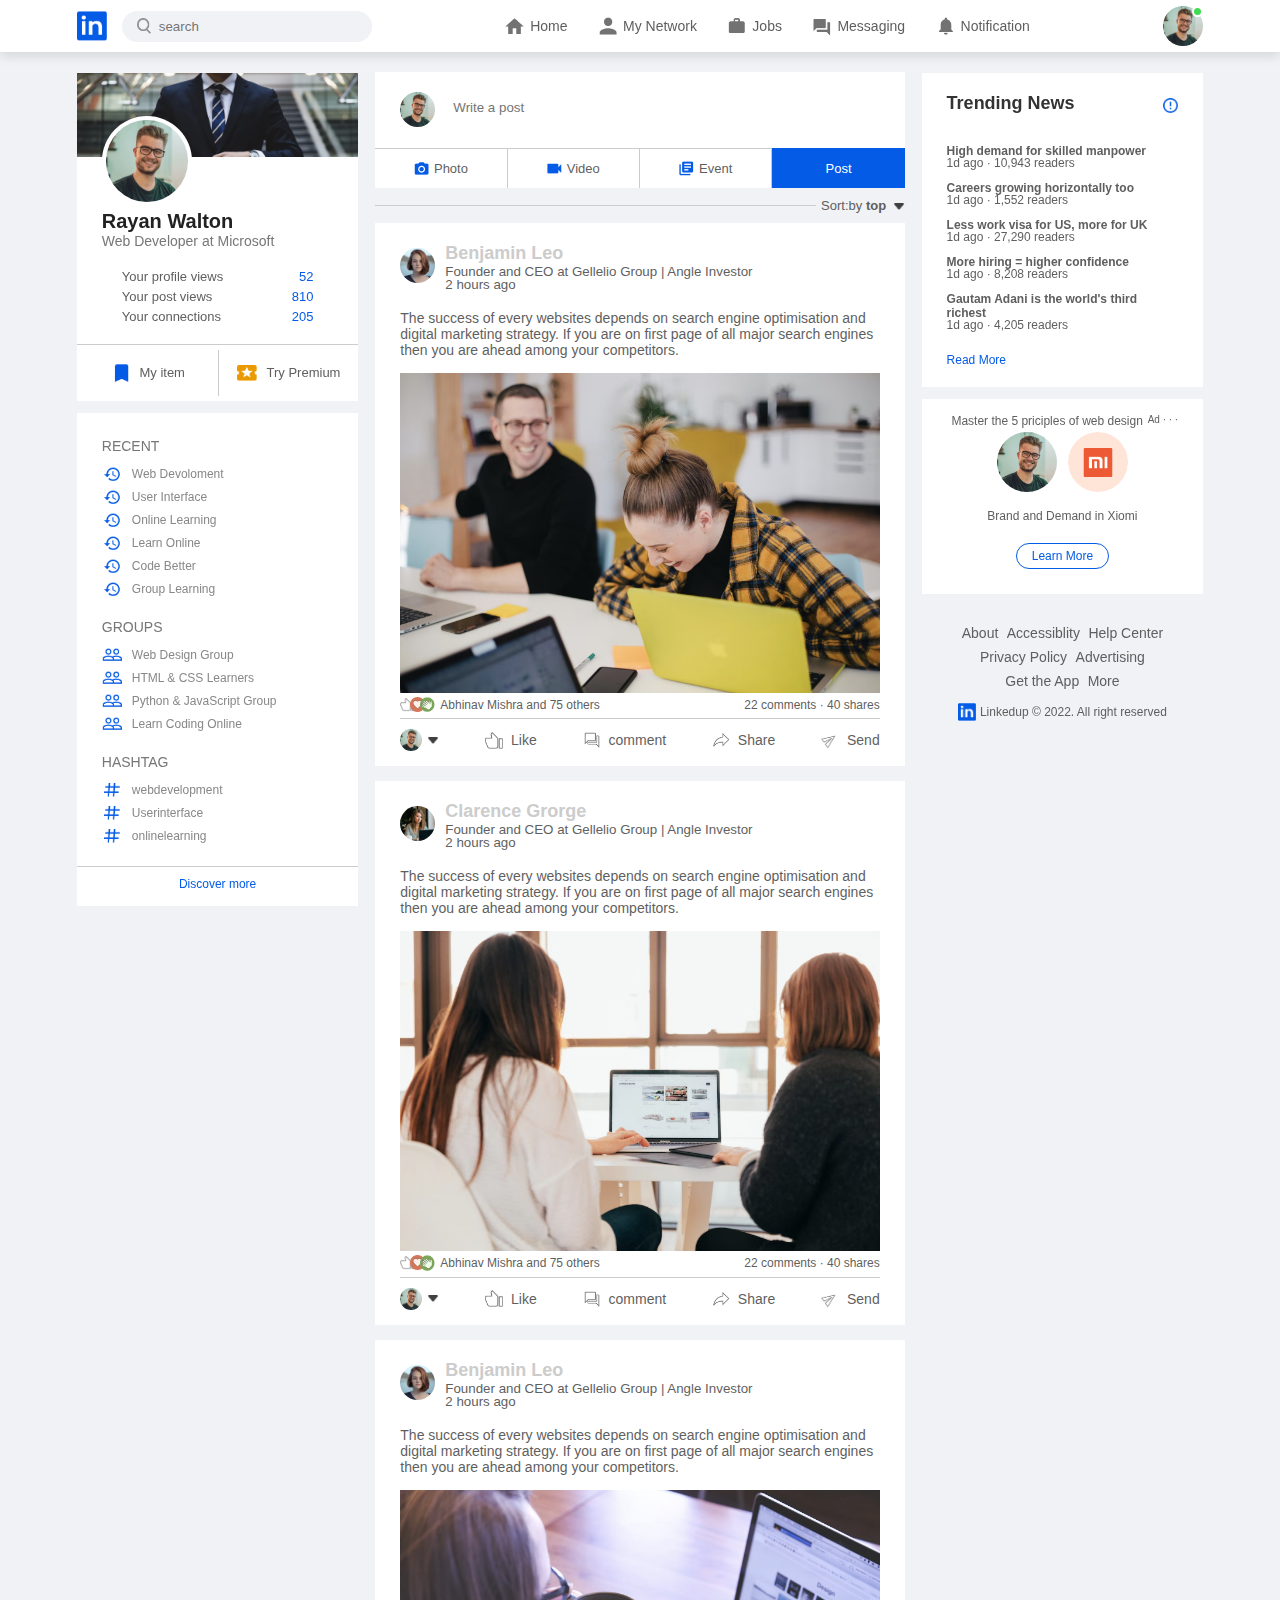
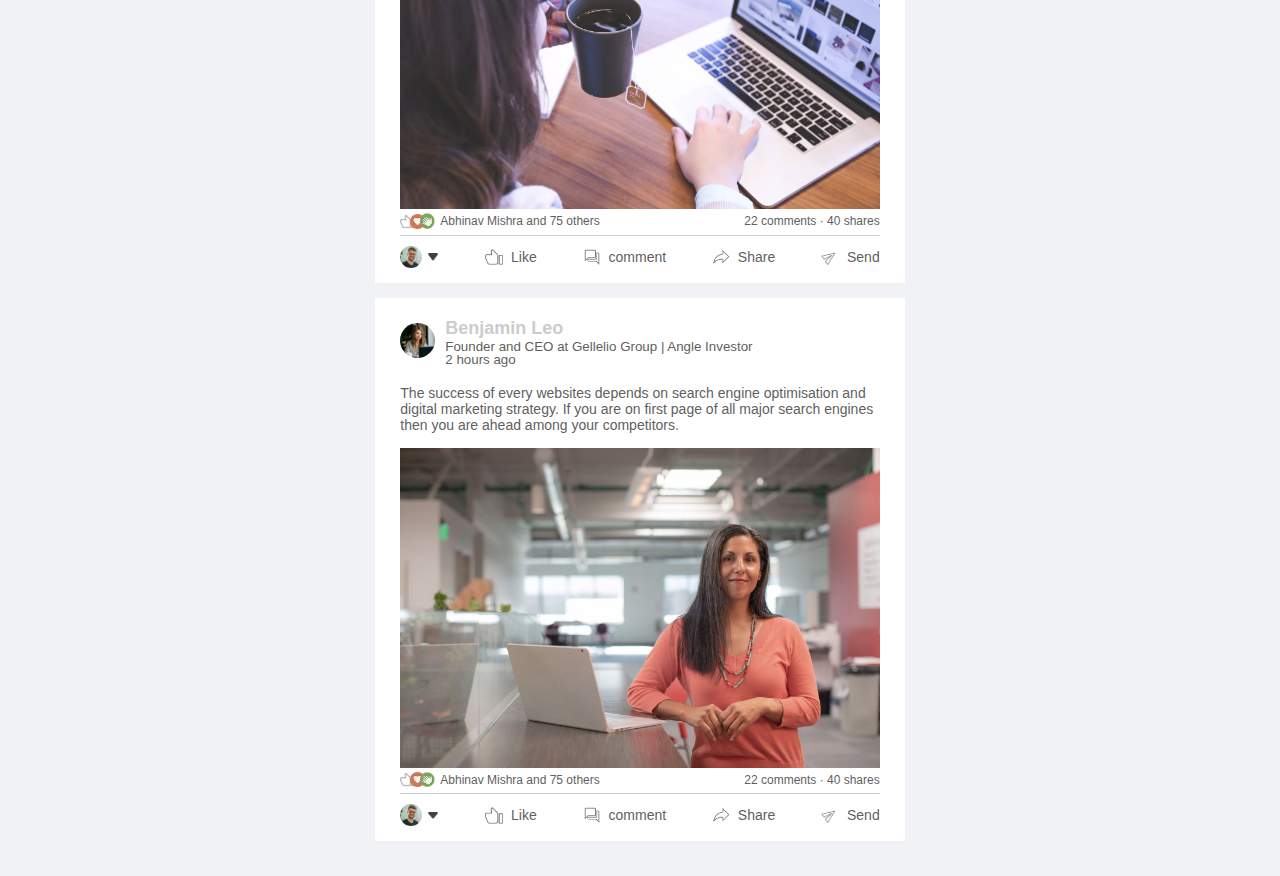
<file: index.html>
<!DOCTYPE html>
<html lang="en">
<head>
    <meta charset="UTF-8">
    <meta name="viewport" content="width=device-width, initial-scale=1.0">
    <title>Social Media Website Design - Easy Tutorials</title>
    <link rel="stylesheet" href="style.css">
</head>
<body>
    <nav class="navbar">
        <div class="navbar-left">
            <a href="index.html" class="logo"><img src="logo.png" alt=""></a>

            <div class="search-box">
                <img src="search.png" alt="">
                <input type="text" placeholder="search">
            </div>

        </div>
        <div class="navbar-center">
            <ul>
                <li><a href="#"><img src="home.png" alt=""> <span>Home</span></a></li>
                <li><a href="#"><img src="network.png" alt=""> <span>My Network</span></a></li>
                <li><a href="#"><img src="jobs.png" alt=""> <span>Jobs</span></a></li>
                <li><a href="#"><img src="message.png" alt=""> <span>Messaging</span></a></li>
                <li><a href="#"><img src="notification.png" alt=""> <span>Notification</span></a></li>
            </ul>
        </div>
        <div class="navber-right">
            <div class="online">
                <img src="user-1.png" class="nav-profile-img" onclick="toggleMunu()">

            </div>
        </div>
<!-- ------------profile dropdown menu---------- -->
<div class="profile-menu-wrap" id="profileMenu">
    <div class="profile-menu">
       <div class="user-info">
            <img  src="user-1.png">
            <div>
                <h3>Rayan Walton</h3>
                <a href="profile.html">See your profile</a>
            </div>
       </div> 
       <hr>
       <a href="#" class="profile-menu-link">
        <img src="feedback.png" alt="">
        <p>Give feedback</p>
        <span>></span>
       </a>

       <a href="#" class="profile-menu-link">
        <img src="setting.png" alt="">
        <p>Setting & Privacy</p>
        <span>></span>
       </a>

       <a href="#" class="profile-menu-link">
        <img src="help.png" alt="">
        <p>Help & Support</p>
        <span>></span>
       </a>

       <a href="#" class="profile-menu-link">
        <img src="display.png" alt="">
        <p>Display & Accessiblity</p>
        <span>></span>
       </a>

       <a href="#" class="profile-menu-link">
        <img src="logout.png" alt="">
        <p>Logout</p>
        <span>></span>
       </a>
    </div>
</div>

    </nav>

    <!-- --------navbar close----------- -->

    <div class="container">
        <!-- ------left-sidebar-------->
        <div class="left-sidebar">
            <div class="sidebar-profile-box">
                <img src="cover-pic.png" width="100%">
                <div class="sidebar-profile-info">
                    <img src="user-1.png" alt="">
                    <h1>Rayan Walton</h1>
                    <h3>Web Developer at Microsoft</h3>
                    <ul>
                        <li>Your profile views<span>52</span></li>
                        <li>Your post views<span>810</span></li>
                        <li>Your connections<span>205</span></li>
                    </ul>
                </div>
                <div class="sidebar-profile-link">
                    <a href="#"><img src="items.png" alt="">My item</a>
                    <a href="#"><img src="premium.png" alt="">Try Premium</a>
                </div>
            </div>

            <div class="sidebar-activity" id="sidebarActivity">
                <h3>RECENT</h3>
                <a href="#"><img src="recent.png">Web Devoloment</a>
                <a href="#"><img src="recent.png">User Interface</a>
                <a href="#"><img src="recent.png">Online Learning</a>
                <a href="#"><img src="recent.png">Learn Online</a>
                <a href="#"><img src="recent.png">Code Better</a>
                <a href="#"><img src="recent.png">Group Learning</a>
                <h3>GROUPS</h3>
                <a href="#"><img src="group.png">Web Design Group</a>
                <a href="#"><img src="group.png">HTML & CSS Learners</a>
                <a href="#"><img src="group.png">Python & JavaScript Group</a>
                <a href="#"><img src="group.png">Learn Coding Online</a>
                <h3>HASHTAG</h3>
                <a href="#"><img src="hashtag.png">webdevelopment</a>
                <a href="#"><img src="hashtag.png">Userinterface</a>
                <a href="#"><img src="hashtag.png">onlinelearning</a>
                <div class="discover-more-link">
                    <a href="#">Discover more</a>
                </div>
            </div>

            <p id="showMoreLink" onclick="toggleActivity()">Show more <b>+</b></p>

        </div>
        <!-- ---------main-content----------->
        <div class="main-content">

             <div class="create-post">
                <div class="create-post-input">
                    <img src="user-1.png" alt="">
                    <textarea rows="2" placeholder="Write a post"></textarea>
                </div>
                <div class="create-post-links">
                    <li><img src="photo.png" alt="">Photo</li>
                    <li><img src="video.png" alt="">Video</li>
                    <li><img src="event.png" alt="">Event</li>
                    <li>Post</li>
                </div>
            </div>
            <div class="sort-by">
                <hr>
                <p>Sort:by <span>top <img src="down-arrow.png" alt=""></span></p>
            </div>
            <div class="post">
                <div class="post-author">
                    <img src="user-3.png" alt="">
                    <div>
                        <h1>Benjamin Leo</h1>
                        <small>Founder and CEO at Gellelio Group | Angle Investor</small>
                        <small>2 hours ago</small>
                    </div>
                </div>
                <p>The success of every websites depends on search engine optimisation and
                digital marketing strategy. If you are on first page of all major search engines
                then you are ahead among your competitors.</p>
                      <img src="post-image-1.png" width="100%">

                    <div class="post-stats">
                        <div>
                            <img src="thumbsup.png">
                            <img src="love.png">
                            <img src="clap.png">
                            <span class="liked-users">Abhinav Mishra and 75 others</span>
                        </div>
                        <div>
                            <span>22 comments &middot; 40 shares</span>
                        </div>
                    </div>
                    <div class="post-activity">
                        <div>
                            <img src="user-1.png" class="post-activity-user-icon">
                            <img src="down-arrow.png" class="post-activity-arrow-icon">
                        </div>
                        <div class="post-activity-link">
                            <img src="like.png" alt="">
                            <span>Like</span>
                        </div>
                        <div class="post-activity-link">
                            <img src="comment.png" alt="">
                            <span>comment</span>
                        </div>
                        <div class="post-activity-link">
                            <img src="share.png" alt="">
                            <span>Share</span>
                        </div>
                        <div class="post-activity-link">
                            <img src="send.png" alt="">
                            <span>Send</span>
                        </div>
                    </div> 

            </div>

            <div class="post">
                 <div class="post-author">
                    <img src="user-4.png" alt="">
                    <div>
                        <h1>Clarence Grorge</h1>
                        <small>Founder and CEO at Gellelio Group | Angle Investor</small>
                        <small>2 hours ago</small>
                    </div>
                </div>
                <p>The success of every websites depends on search engine optimisation and
                digital marketing strategy. If you are on first page of all major search engines
                then you are ahead among your competitors.</p>
                      <img src="post-image-2.png" width="100%">

                    <div class="post-stats">
                        <div>
                            <img src="thumbsup.png">
                            <img src="love.png">
                            <img src="clap.png">
                            <span class="liked-users">Abhinav Mishra and 75 others</span>
                        </div>
                        <div>
                            <span>22 comments &middot; 40 shares</span>
                        </div>
                    </div>
                    <div class="post-activity">
                        <div>
                            <img src="user-1.png" class="post-activity-user-icon">
                            <img src="down-arrow.png" class="post-activity-arrow-icon">
                        </div>
                        <div class="post-activity-link">
                            <img src="like.png" alt="">
                            <span>Like</span>
                        </div>
                        <div class="post-activity-link">
                            <img src="comment.png" alt="">
                            <span>comment</span>
                        </div>
                        <div class="post-activity-link">
                            <img src="share.png" alt="">
                            <span>Share</span>
                        </div>
                        <div class="post-activity-link">
                            <img src="send.png" alt="">
                            <span>Send</span>
                        </div>
                    </div> 

            </div>

            <div class="post">
                 <div class="post-author">
                    <img src="user-3.png" alt="">
                    <div>
                        <h1>Benjamin Leo</h1>
                        <small>Founder and CEO at Gellelio Group | Angle Investor</small>
                        <small>2 hours ago</small>
                    </div>
                </div>
                <p>The success of every websites depends on search engine optimisation and
                digital marketing strategy. If you are on first page of all major search engines
                then you are ahead among your competitors.</p>
                      <img src="post-image-4.png" width="100%">

                    <div class="post-stats">
                        <div>
                            <img src="thumbsup.png">
                            <img src="love.png">
                            <img src="clap.png">
                            <span class="liked-users">Abhinav Mishra and 75 others</span>
                        </div>
                        <div>
                            <span>22 comments &middot; 40 shares</span>
                        </div>
                    </div>
                    <div class="post-activity">
                        <div>
                            <img src="user-1.png" class="post-activity-user-icon">
                            <img src="down-arrow.png" class="post-activity-arrow-icon">
                        </div>
                        <div class="post-activity-link">
                            <img src="like.png" alt="">
                            <span>Like</span>
                        </div>
                        <div class="post-activity-link">
                            <img src="comment.png" alt="">
                            <span>comment</span>
                        </div>
                        <div class="post-activity-link">
                            <img src="share.png" alt="">
                            <span>Share</span>
                        </div>
                        <div class="post-activity-link">
                            <img src="send.png" alt="">
                            <span>Send</span>
                        </div>
                    </div> 

            </div>

            <div class="post">
                <div class="post-author">
                    <img src="user-4.png" alt="">
                    <div>
                        <h1>Benjamin Leo</h1>
                        <small>Founder and CEO at Gellelio Group | Angle Investor</small>
                        <small>2 hours ago</small>
                    </div>
                </div> 
                 <p>The success of every websites depends on search engine optimisation and
                digital marketing strategy. If you are on first page of all major search engines
                then you are ahead among your competitors.</p>
                      <img src="post-image-3.png" width="100%"> 

                    <div class="post-stats">
                        <div>
                            <img src="thumbsup.png">
                            <img src="love.png">
                            <img src="clap.png">
                            <span class="liked-users">Abhinav Mishra and 75 others</span>
                        </div>
                        <div>
                            <span>22 comments &middot; 40 shares</span>
                        </div>
                    </div> 
                    <div class="post-activity">
                        <div>
                            <img src="user-1.png" class="post-activity-user-icon">
                            <img src="down-arrow.png" class="post-activity-arrow-icon">
                        </div>
                        <div class="post-activity-link">
                            <img src="like.png" alt="">
                            <span>Like</span>
                        </div>
                        <div class="post-activity-link">
                            <img src="comment.png" alt="">
                            <span>comment</span>
                        </div>
                        <div class="post-activity-link">
                            <img src="share.png" alt="">
                            <span>Share</span>
                        </div>
                        <div class="post-activity-link">
                            <img src="send.png" alt="">
                            <span>Send</span>
                        </div>
                    </div>

            </div>
        </div>



        <!-- ---------right-sidebar---------->
        <div class="right-sidebar">
            <div class="sidebar-news">
                <img src="more.png" class="info-icon">
                <h3>Trending News</h3>
                <a href="#">High demand for skilled manpower</a>
                <span>1d ago &middot; 10,943 readers</span>

                <a href="#">Careers growing horizontally too</a>
                <span>1d ago &middot; 1,552 readers</span>

                <a href="#">Less work visa for US, more for UK</a>
                <span>1d ago &middot; 27,290 readers</span>

                <a href="#">More hiring = higher confidence</a>
                <span>1d ago &middot; 8,208 readers</span>

                <a href="#">Gautam Adani is the world's third richest</a>
                <span>1d ago &middot; 4,205 readers</span>

                <a href="#" class="read-more-link">Read More</a>
            </div>

            <div class="sidebar-ad">
                <small>Ad &middot; &middot; &middot;</small>
                <p>Master the 5 priciples of web design</p>
                <div>
                    <img src="user-1.png" alt="">
                    <img src="mi-logo.png" alt="">
                </div>
                <b>Brand and Demand in Xiomi</b>
                <a href="#" class="ad-link">Learn More</a>
            </div>
            <div class="sidebar-useful-links">
                <a href="#">About</a>
                <a href="#">Accessiblity</a>
                <a href="#">Help Center</a>
                <a href="#">Privacy Policy</a>
                <a href="#">Advertising</a>
                <a href="#">Get the App</a>
                <a href="#">More</a>
                <div class="copyright-msg">
                    <img src="logo.png" alt="">
                    <p>Linkedup &#169; 2022. All right reserved</p>
                </div>
            </div>

        </div>
    </div>

<script>
    let profileMenu = document.getElementById("profileMenu");

    function toggleMunu(){
        profileMenu.classList.toggle("open-menu")
    }
</script>
<script>

    let sideActivity = document.getElementById("sidebarActivity");
    let moreLink = document.getElementById("showMoreLink");

    function toggleActivity(){
        sideActivity.classList.toggle("open-activity");

        if(sideActivity.classList.contains("open-activity")){
           moreLink.innerHTML = "Show less <b>-</b>";
        }
        else{
            moreLink.innerHTML = "Show more <b>+</b>";
        }
    }

</script>

</body>
</html>
</file>
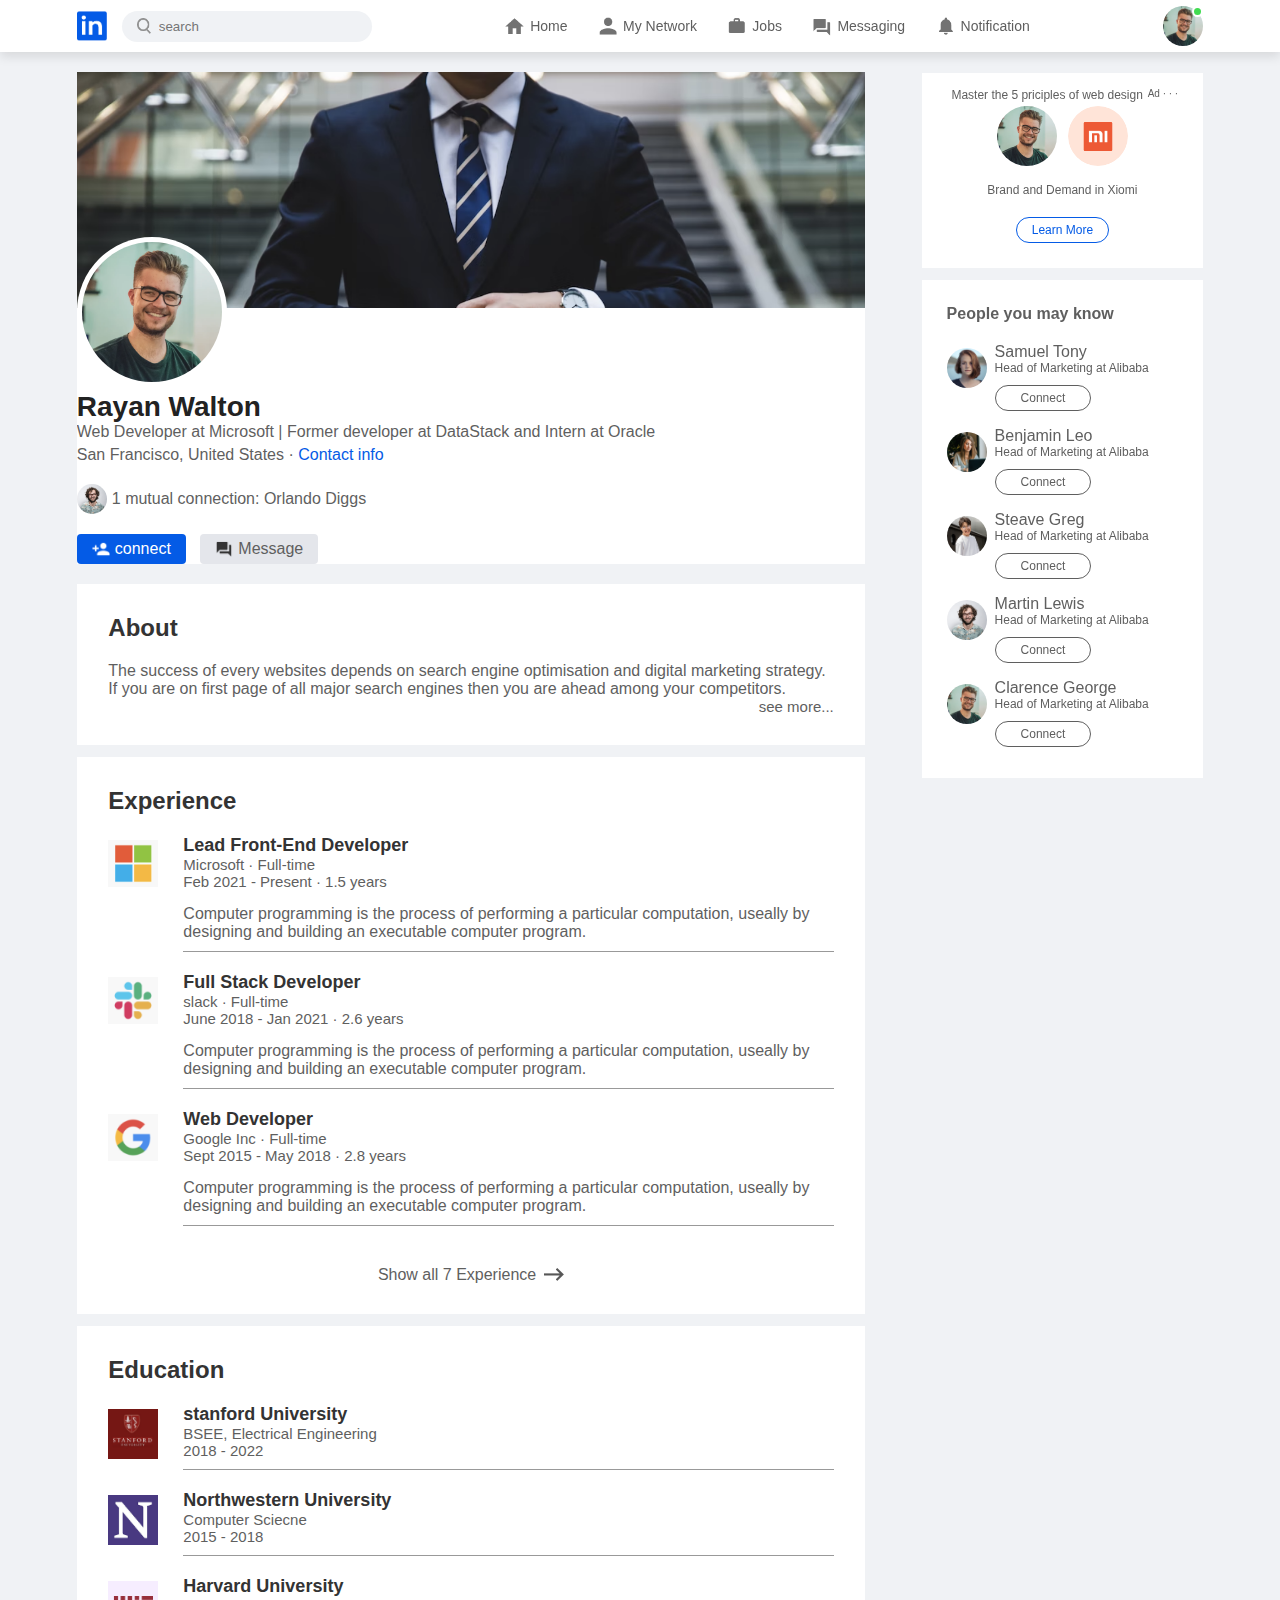
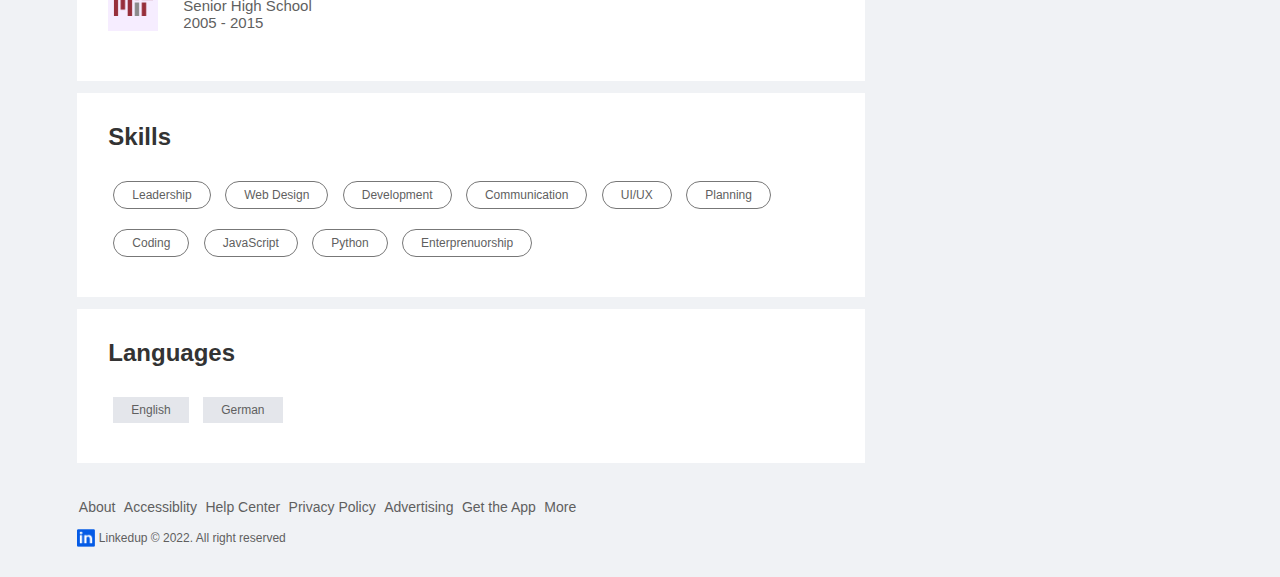
<file: profile.html>
<!DOCTYPE html>
<html lang="en">
  <head>
    <meta charset="UTF-8" />
    <meta name="viewport" content="width=device-width, initial-scale=1.0" />
    <title>Social Media Website Design - Easy Tutorials</title>
    <link rel="stylesheet" href="style.css" />
  </head>
  <body>
    <nav class="navbar">
      <div class="navbar-left">
        <a href="index.html" class="logo"><img src="logo.png" alt="" /></a>

        <div class="search-box">
          <img src="search.png" alt="" />
          <input type="text" placeholder="search" />
        </div>
      </div>
      <div class="navbar-center">
        <ul>
          <li>
            <a href="#"><img src="home.png" alt="" /> <span>Home</span></a>
          </li>
          <li>
            <a href="#"
              ><img src="network.png" alt="" /> <span>My Network</span></a
            >
          </li>
          <li>
            <a href="#"><img src="jobs.png" alt="" /> <span>Jobs</span></a>
          </li>
          <li>
            <a href="#"
              ><img src="message.png" alt="" /> <span>Messaging</span></a
            >
          </li>
          <li>
            <a href="#"
              ><img src="notification.png" alt="" />
              <span>Notification</span></a
            >
          </li>
        </ul>
      </div>
      <div class="navber-right">
        <div class="online">
          <img
            src="user-1.png"
            class="nav-profile-img"
            onclick="toggleMunu()"
          />
        </div>
      </div>
      <!-- ------------profile dropdown menu---------- -->
      <div class="profile-menu-wrap" id="profileMenu">
        <div class="profile-menu">
          <div class="user-info">
            <img src="user-1.png" />
            <div>
              <h3>Rayan Walton</h3>
              <a href="profile.html">See your profile</a> 
            </div>
          </div>
          <hr />
          <a href="#" class="profile-menu-link">
            <img src="feedback.png" alt="" />
            <p>Give feedback</p>
            <span>></span>
          </a>

          <a href="#" class="profile-menu-link">
            <img src="setting.png" alt="" />
            <p>Setting & Privacy</p>
            <span>></span>
          </a>

          <a href="#" class="profile-menu-link">
            <img src="help.png" alt="" />
            <p>Help & Support</p>
            <span>></span>
          </a>

          <a href="#" class="profile-menu-link">
            <img src="display.png" alt="" />
            <p>Display & Accessiblity</p>
            <span>></span>
          </a>

          <a href="#" class="profile-menu-link">
            <img src="logout.png" alt="" />
            <p>Logout</p>
            <span>></span>
          </a>
        </div>
      </div>
    </nav>

    <!-- --------navbar close----------- -->

    <div class="container" style="display: flex;">









      <div class="profile-main" style="width: 70%; height: 80%;overflow: auto">
        <div class="profile-container">
          <img src="cover-pic.png" width="100%" />
          <div class="profile-container-inner">
            <img src="user-1.png" class="profile-pic" />
            <h1>Rayan Walton</h1>
            <b
              >Web Developer at Microsoft | Former developer at DataStack and
              Intern at Oracle</b
            >
            <p>
              San Francisco, United States &middot; <a href="#">Contact info</a>
            </p>
            <div class="mutual-connection">
              <img src="user-2.png" alt="" />
              <span>1 mutual connection: Orlando Diggs</span>
            </div>
            <div class="profile-btn">
              <a href="#" class="primery-btn"
                ><img src="connect.png" alt="" />connect</a
              >
              <a href="#"><img src="chat.png" alt="" />Message</a>
            </div>
          </div>
        </div>

         <div class="profile-description">
          <h2>About</h2>
          <p>
            The success of every websites depends on search engine optimisation
            and digital marketing strategy. If you are on first page of all
            major search engines then you are ahead among your competitors.
          </p>
          <a href="#" class="see-more-link">see more...</a>
        </div>
        <div class="profile-description">
          <h2>Experience</h2>
          <div class="profile-desc-row">
            <img src="microsoft.png" alt="" />
            <div>
              <h3>Lead Front-End Developer</h3>
              <b>Microsoft &middot; Full-time</b>
              <b>Feb 2021 - Present &middot; 1.5 years</b>
              <p>
                Computer programming is the process of performing a particular
                computation, useally by designing and building an executable
                computer program.
              </p>
              <hr />
            </div>
          </div>
          <div class="profile-desc-row">
            <img src="slack.png" alt="" />
            <div>
              <h3>Full Stack Developer</h3>
              <b>slack &middot; Full-time</b>
              <b>June 2018 - Jan 2021 &middot; 2.6 years</b>
              <p>
                Computer programming is the process of performing a particular
                computation, useally by designing and building an executable
                computer program.
              </p>
              <hr />
            </div>
          </div>
          <div class="profile-desc-row">
            <img src="google.png" alt="" />
            <div>
              <h3>Web Developer</h3>
              <b>Google Inc &middot; Full-time</b>
              <b>Sept 2015 - May 2018 &middot; 2.8 years</b>
              <p>
                Computer programming is the process of performing a particular
                computation, useally by designing and building an executable
                computer program.
              </p>
              <hr />
            </div>
          </div>

          <a href="#" class="experience-link"
            >Show all 7 Experience <img src="right-arrow.png" alt=""
          /></a>
        </div>

        <div class="profile-description">
          <h2>Education</h2>
          <div class="profile-desc-row">
            <img src="stanford.png" alt="" />
            <div>
              <h3>stanford University</h3>
              <b>BSEE, Electrical Engineering</b>
              <b>2018 - 2022</b>
              <hr />
            </div>
          </div>
          <div class="profile-desc-row">
            <img src="north.png" alt="" />
            <div>
              <h3>Northwestern University</h3>
              <b>Computer Sciecne</b>
              <b>2015 - 2018</b>
              <hr />
            </div>
          </div>
          <div class="profile-desc-row">
            <img src="mit.png" alt="" />
            <div>
              <h3>Harvard University</h3>
              <b>Senior High School</b>
              <b>2005 - 2015</b>
            </div>
          </div>
        </div>
        <div class="profile-description">
          <h2>Skills</h2>
          <a href="#" class="skills-btn">Leadership</a>
          <a href="#" class="skills-btn">Web Design</a>
          <a href="#" class="skills-btn">Development</a>
          <a href="#" class="skills-btn">Communication</a>
          <a href="#" class="skills-btn">UI/UX</a>
          <a href="#" class="skills-btn">Planning</a>
          <a href="#" class="skills-btn">Coding</a>
          <a href="#" class="skills-btn">JavaScript</a>
          <a href="#" class="skills-btn">Python</a>
          <a href="#" class="skills-btn">Enterprenuorship</a>
        </div>
        <div class="profile-description">
          <h2>Languages</h2>
          <a href="#" class="language-btn">English</a>
          <a href="#" class="language-btn">German</a>
        </div> 
      </div>













      <!-- -------------profile-sidebar----------- -->
      <div class="profile-sidebar" style="width: 30%;height: 80%;">
        <div class="sidebar-ad">
          <small>Ad &middot; &middot; &middot;</small>
          <p>Master the 5 priciples of web design</p>
          <div>
            <img src="user-1.png" alt="" />
            <img src="mi-logo.png" alt="" />
          </div>
          <b>Brand and Demand in Xiomi</b>
          <a href="#" class="ad-link">Learn More</a>
        </div>
        <div class="sidebar-people">
          <h3>People you may know</h3>
          <div class="sidebar-people-row">
            <img src="user-3.png" alt="" />
            <div>
              <h2>Samuel Tony</h2>
              <p>Head of Marketing at Alibaba</p>
              <a href="#">Connect</a>
            </div>
          </div>
          <div class="sidebar-people-row">
            <img src="user-4.png" alt="" />
            <div>
              <h2>Benjamin Leo</h2>
              <p>Head of Marketing at Alibaba</p>
              <a href="#">Connect</a>
            </div>
          </div>
          <div class="sidebar-people-row">
            <img src="user-5.png" alt="" />
            <div>
              <h2>Steave Greg</h2>
              <p>Head of Marketing at Alibaba</p>
              <a href="#">Connect</a>
            </div>
          </div>
          <div class="sidebar-people-row">
            <img src="user-2.png" alt="" />
            <div>
              <h2>Martin Lewis</h2>
              <p>Head of Marketing at Alibaba</p>
              <a href="#">Connect</a>
            </div>
          </div>
          <div class="sidebar-people-row">
            <img src="user-1.png" alt="" />
            <div>
              <h2>Clarence George</h2>
              <p>Head of Marketing at Alibaba</p>
              <a href="#">Connect</a>
            </div>
          </div>
        </div>
      </div>
    </div>

    <div class="profile-footer">
        <div class="sidebar-useful-links">
            <a href="#">About</a>
            <a href="#">Accessiblity</a>
            <a href="#">Help Center</a>
            <a href="#">Privacy Policy</a>
            <a href="#">Advertising</a>
            <a href="#">Get the App</a>
            <a href="#">More</a>
            <div class="copyright-msg">
                <img src="logo.png" alt="">
                <p>Linkedup &#169; 2022. All right reserved</p>
            </div>
        </div>

    </div>

    <script>
      let profileMenu = document.getElementById("profileMenu");

      function toggleMunu() {
        profileMenu.classList.toggle("open-menu");
      }
    </script>
  </body>
</html>
</file>
<file: style.css>
*{
    margin: 0;
    padding: 0;
    font-family: 'Poppins', sans-serif;
    box-sizing: border-box;
}
body{
    background: #f0f2f5;
    color: #5f5f5f;
}
a{
    text-decoration: none;
    color: #5f5f5f;
}
.navbar{
    display: flex;
    align-items: center;
    justify-content: space-between;
    background: #fff;
    padding: 6px 6%;
    position: sticky;
    top: 0;
    z-index: 100;
    box-shadow: 0 5px 10px rgba(0, 0, 0, 0.1);
}
.logo img{
    width: 30px;
    margin-right: 15px;
    display: block;
}
.navbar-center ul li {
    display: inline-block;
    list-style: none;
}
.navbar-center ul li a{
    display: flex;
    align-items: center;
    font-size: 14px;
    margin: 5px 8px;
    padding-right: 5px;
    position: relative;
}
 .navbar-center ul li a::after{
    content: '';
    width: 0;
    height: 2px;
    background: #045be6;
    position: absolute;
    bottom: -15px;
    transition: width 0.3s;
}

.navbar-center ul li a:hover::after,
.navbar-center ul li a.active-link::after
{
    width: 100%;
}
.navbar-center ul li a img{
    width: 30px;
}

.nav-profile-img{
    width: 40px;
    border-radius: 50%;
    display: block;
    cursor: pointer;
    position: relative;
}
.online{
    position: relative;
}
.online::after{
    content: '';
    width: 7px;
    height: 7px;
    border: 2px solid #fff;
    border-radius: 50%;
    right: 0px;
    top: 0px;
    background: #41db51;
    position: absolute;
}
.search-box{
    background: #f0f2f5;
    width: 250px;
    border-radius: 20px;
    display: flex;
    align-items: center;
    padding: 0 15px;
}
.navbar-left{
    display: flex;
    align-items: center;
}
.search-box img{
    width: 14px;
}
.search-box input{
    width: 100%;
    background: transparent;
    padding: 8px;
    outline: none;
    border: 0;
}
/*------------navbar end-----------*/

.container{
    padding: 20px 6%;
    display: flex;
    flex-wrap: wrap;
    justify-content: space-between;
}
/* -------left-sidebar---------- */
.left-sidebar{
    flex-basis: 25%;
    align-self: flex-start;
    position: sticky;
    top: 73px;
}
.sidebar-profile-box {
    background: #fff;
}
.sidebar-profile-info{
    padding: 0 25px;
}
.sidebar-profile-info img{
    width: 90px;
    border-radius: 50%;
    background: #fff;
    padding: 4px;
    margin-top: -45px;
}
.sidebar-profile-info h1{
    font-size: 20px;
    font-weight: 600;
    color: #222;
}
.sidebar-profile-info h3{
    font-size: 14px;
    font-weight: 500;
    color: #777;
}
.sidebar-profile-info ul{
    list-style: none;
    margin: 20px;
}
.sidebar-profile-info ul li{
    width: 100%;
    margin: 5px 0;
    font-size: 13px;
}
.sidebar-profile-info ul li span{
    float: right;
    color: #045be6;
}
.sidebar-profile-link{
    display: flex;
    align-items: center;
    border-top: 1px solid #ccc;
}
.sidebar-profile-link a{
    flex-basis: 50%;
    display: flex;
    align-items: center;
    justify-content: center;
    padding: 15px 0;
    font-size: 13px;
    border-left: 1px solid #ccc;
}
.sidebar-profile-link a:first-child{
    border-left: 0;
}
.sidebar-profile-link a img{
    width: 20px;
    margin-right: 10px;
}
.sidebar-activity{
    background: #fff;
    padding: 5px 25px;
    margin: 12px 0;
}
.sidebar-activity h3{
    color: #777;
    font-size: 14px;
    font-weight: 500;
    margin: 20px 0 10px;
}
.sidebar-activity a{
    display: flex;
    align-items: center;
    font-size: 12px;
    font-size: 500;
    color: #888;
    margin: 3px 0;
}
.sidebar-activity a img{
    width: 20px;
    margin-right: 10px;
}
.discover-more-link{
    border-top: 1px solid #ccc;
    text-align: center;
    margin-top: 20px;
    margin-left: -25px;
    margin-right: -25px;
}
.discover-more-link a{
    color: #045be6;
    display: inline-block;
    margin: 10px 0;
}


/* -------right-sidebar---------- */
.right-sidebar{
    flex-basis: 25%;
    align-self: flex-start;
    position: sticky;
    top: 73px;
}
.sidebar-news{
    background: #fff;
    padding: 10px 25px;
}
.info-icon{
    width: 15px;
    float: right;
    margin-top: 15px;
}
.sidebar-news h3{
    font-size: 18px;
    font-weight: 600;
    color: #333;
    margin: 10px 0 30px;
}
.sidebar-news a{
    display: block;
    font-size: 12px;
    font-weight: 600;
    margin-top: 10px;
    margin-bottom: -5px;
}
.sidebar-news span{
    font-size: 12px;
}
.sidebar-news .read-more-link{
    color: #045be6;
    font-weight: 500;
    margin: 20px 0 10px;
}
.sidebar-ad{
    background: #fff;
    padding: 15px 25px;
    text-align: center;
    margin: 12px 0;
    font-size: 12px;
}
.sidebar-ad img{
    width: 60px;
    border-radius: 50%;
    margin: 4px;
} 
.sidebar-ad small{
    float: right;
    font-weight: 500;
}
.sidepar-ad p{
    margin-top: 30px;
    margin-bottom: 10px;
}
.sidebar-ad b{
    display: block;
    font-weight: 500;
    margin-top: 10px;
}
.ad-link{
    display: inline-block;
    border: 1px solid #045be6;
    border-radius: 30px;
    padding: 5px 15px;
    color: #045be6;
    font-weight: 500;
    margin: 20px auto 10px;
}
.sidebar-useful-links{
    padding: 15px 25px;
    text-align: center;
}
.sidebar-useful-links a{
    display: inline-block;
    font-size: 14px;
    margin: 4px 2px;
}
.copyright-msg{
    display: flex;
    align-items: center;
    justify-content: center;
    font-size: 12px;
    margin-top: 10px;
    font-weight: 500;
}
.copyright-msg img{
    width: 18px;
    margin-right: 4px;
}



/* -----------main-content------------ */
.main-content{
    flex-basis: 47%;
}
.create-post{
    background: #fff;
}
.create-post-input{
    padding: 20px 25px 10px;
    display: flex;
    align-items: flex-start;
}
.create-post-input img{
    width: 35px;
    border-radius: 50%;
    margin-right: 10px;
}
.create-post-input textarea{
    width: 100%;
    border: 0;
    outline: 0;
    resize: none;
    background: transparent;
    margin: 8px;
}
::placeholder{
    font-weight: 500;
}
.create-post-links{
    display: flex;
    align-items: flex-start;
}
.create-post-links li{
    list-style: none;
    border-top: 1px solid #ccc;
    border-right: 1px solid #ccc;
    flex-basis: 25%;
    height: 40px;
    font-size: 13px;
    display: flex;
    align-items: center;
    justify-content: center;
    cursor: pointer;
} 
.create-post-links li img{
    width: 15px;
    margin-right: 5px;
}
.create-post-links li:last-child{
    background: #045be6;
    color: #fff;
    border-top: 0;
    border-right: 0;
}
.sort-by{
    display: flex;
    align-items: center;
    margin: 10px 0;
}
.sort-by hr{
    flex: 1;
    border: 0;
    height: 1px;
    background: #ccc;
}
.sort-by p{
    font-size: 13px;
    padding-left: 5px;
}
.sort-by p span{
    font-weight: 600;
    cursor: pointer;
}
.sort-by p span img{
    width: 12px;
    margin-left: 3px;
}
.post{
    background: #fff;
    padding: 20px 25px 5px;
    margin: 5px 0 15px;
}
.post-author{
    display: flex;
    align-items: flex-start;
    margin-bottom: 20px;
}
.post-author img{
    width: 35px;
    border-radius: 50px;
    margin-right: 10px;
    margin-top: 5px;
}
.post-author h1{
    font-size: 18px;
    font-weight: 600;
    color: #ccc;
}
.post-author small{
    display: block;
    margin-bottom: -2px;
}
.post p{
    font-size: 14px;
    margin-bottom: 15px;
}
.post-stats{
    display: flex;
    flex-wrap: wrap;
    align-items: center;
    justify-content: space-between;
    font-size: 12px;
    border-bottom: 1px solid #ccc;
    padding-bottom: 6px;
}
.post-stats div{
    display: flex;
    align-items: center;
}
.post-stats img{
    width: 15px;
    margin-right: -5px;
}
.liked-users{
    margin-left: 10px;
}
.post-activity{
    display: flex;
    align-items: center;
    justify-content: space-between;
    padding: 10px 0;
    font-size: 14px;
    font-weight: 500;
}
.post-activity div{
    display: flex;
    align-items: center;
}
.post-activity-user-icon{
    width: 22px;
    border-radius: 50%;
}
.post-activity-arrow-icon{
    width: 12px;
    margin-left: 5px;
}
.post-activity-link img{
    width: 18px;
    margin-right: 8px;
}

/* ---------profile drop down menu------------ */
.profile-menu-wrap{
    position: absolute;
    top: 100%;
    right: 5%;
    width: 320px;
    max-height: 0;
    overflow: hidden;
    transition: max-height 0.5s;
}
.profile-menu-wrap.open-menu{
    max-height: 400px; 
}
.profile-menu{
    background: #222;
    color: #fff;
    padding: 20px;
    margin: 10px;
}
.user-info{
    display: flex;
    align-items: center;
}
.user-info img{
    width: 50px;
    border-radius: 50%;
    margin-right: 15px;
}
.user-info h3{
    font-weight: #c9dbf8;
    font-size: 13px;
}
.profile-menu hr{
    border: 0;
    height: 1px;
    width: 100%;
    background: #fff;
    margin: 15px 0 10px;
}
.profile-menu-link{
    display: flex;
    align-items: center;
    color: #fff;
    margin: 12px 0;
    font-size: 14px;
}
.profile-menu-link p{
    width: 100%;
}
.profile-menu-link img{
    width: 35px;
    border-radius: 50%;
    margin-right: 15px;
}

/* -----------profile-page----------- */

.profile-menu{
    flex-basis: 73%;
}
.profile-sidebar{
    flex-basis: 25%;
    align-items: flex-start;
    position: sticky;
    top: 73px;
}
.profile-container{
    background: #fff;
}
profile-container-inner{
    padding: 0 4% 10px;
}
.profile-pic{
    width: 150px;
    border-radius: 50%;
    margin-top: -75px;
    padding: 5px;
    background: #fff;
}
.profile-container h1{
    font-size: 28px;
    font-weight: 600;
    color: #222;
}
.profile-container b{
    font-weight: 500;
}
.profile-container p{
    margin-top: 5px;
}
.profile-container p a{
    color: #045be6;
    font-weight: 500;
}
.mutual-connection{
    display: flex;
    align-items: center;
    margin: 20px 0;
}
.mutual-connection img{
    width: 30px;
    border-radius: 50%;
    margin-right: 5px;
}
.profile-btn{
    margin: 20px 0;
}
.profile-btn a{
    display: inline-flex;
    align-items: center;
    background: #e4e6eb;
    padding: 6px 15px;
    border-radius: 4px;
    margin-right: 10px;
}
.profile-btn a img{
    width: 18px;
    margin-right: 5px;
}
.profile-btn .primery-btn{
    background: #045be6;
    color: #fff;
}
.profile-description{
    background: #fff;
    padding: 20px 4% 30px;
    margin: 12px 0;
}
.profile-description h2{
    color: #333;
    margin: 10px 0 20px;
    font-weight: 600;
}
.see-more-link{
    display: block;
    text-align: right;
    font-size: 15px;
}
.profile-desc-row{
    display: flex;
    align-items: flex-start;
    margin: 20px 0;
}
.profile-desc-row img{
    width: 50px;
    margin-right: 25px;
    margin-top: 5px;
}
.profile-desc-row div{
    width: 100%;
}
.profile-desc-row h3{
    font-size: 18px;
    font-weight: 600;
    color: #333;
}
.profile-desc-row b{
    display: block;
    font-weight: 500;
    font-size: 15px;
}
.profile-desc-row p{
    margin-top: 15px;
}
.profile-desc-row hr{
    border: 0;
    border-bottom: 1px solid #999;
    margin-top: 10px;
}
.experience-link{
    display: flex;
    align-items: center;
    justify-content: center;
    padding-top: 20px;
    font-weight: 500;
}
.experience-link img{
    width: 20px;
    margin-left: 8px;
}
.skills-btn{
    display: inline-block;
    margin: 10px 5px;
    padding: 6px 18px;
    border: 1px solid #777;
    border-radius: 30px;
    font-size: 12px;
    font-weight: 500;
}
.language-btn{
    display: inline-block;
    margin: 10px 5px;
    padding: 6px 18px;
    background: #e4e6eb;
    font-size: 12px;
    font-weight: 500;
}

/* --------profile-right-sidebar-------- */
.profile-sidebar .sidebar-ad{
    margin: 0; 
}
.sidebar-people{
    background: #fff;
    padding: 15px 25px;
    margin: 12px 0;
    font-size: 12px;
}
.sidebar-people h3{
    font-size: 16px;
    font-weight: 600;
    margin: 10px 0 20px;
}
.sidebar-people-row{
    display: flex;
    align-items: flex-start;
    margin: 6px 0;
}
.sidebar-people-row img{
    width: 40px;
    border-radius: 50%;
    margin-right: 8px;
    margin-top: 5px;
}
.sidebar-people-row h2{
    font-weight: 500;
    font-size: 16px;
}
.sidebar-people-row a{
    display: inline-block;
    margin: 10px 0;
    padding: 5px 25px;
    border: 1px solid #5f5f5f;
    border-radius: 30px;
    font-weight: 500;
}
.profile-footer{
    padding: 0 6% 30px;
}
.profile-footer .sidebar-useful-links{
    text-align: left;
    padding: 0;
}
.profile-footer .copyright-msg{
    justify-content: flex-start;
}

#showMoreLink{
    display: none;
}

/* ----------media quary for small sceen--------- */
@media only screen and (max-width: 600px){
    .search-box{
        background: transparent;
        width: auto;
        padding: 0;
    } 
    .search-box input{
        width: 0;
        padding: 0;
    }
    .navbar-center ul li a span{
        display: none;
    }
    .navbar-center ul li a{
        padding-right: 0;
        margin: 5px;
    }
    .container{
        padding: 15px 3%;
    }
    .left-sidebar, .right-sidebar{
        flex-basis: 100%;
        position: relative;
        top: unset;
    }
    .main-content{
        flex-basis: 100%;
    }
    .post-stats div{
        margin: 2px 0;
    }
    .post-activity-link span{
        display: none;
    }
    .post-activity-link img{
        margin-right: 0;
    }
    .profile-main, .profile-sidebar{
        flex-basis: 100%;
    }
    .profile-container{
        font-size: 14px;
    }
    .profile-pic{
        width: 100px;
        margin-top: -50px;
    }
    .profile-description{
        font-size: 14px;
    }
    #showMoreLink{
        display: block;
        width: fit-content;
        margin: 10px auto;
        font-size: 14px;
        cursor: pointer;
    }
    .sidebar-activity{
        display: none;
    }
    .sidebar-activity.open-activity{
        display: block;
    }
}
</file>
